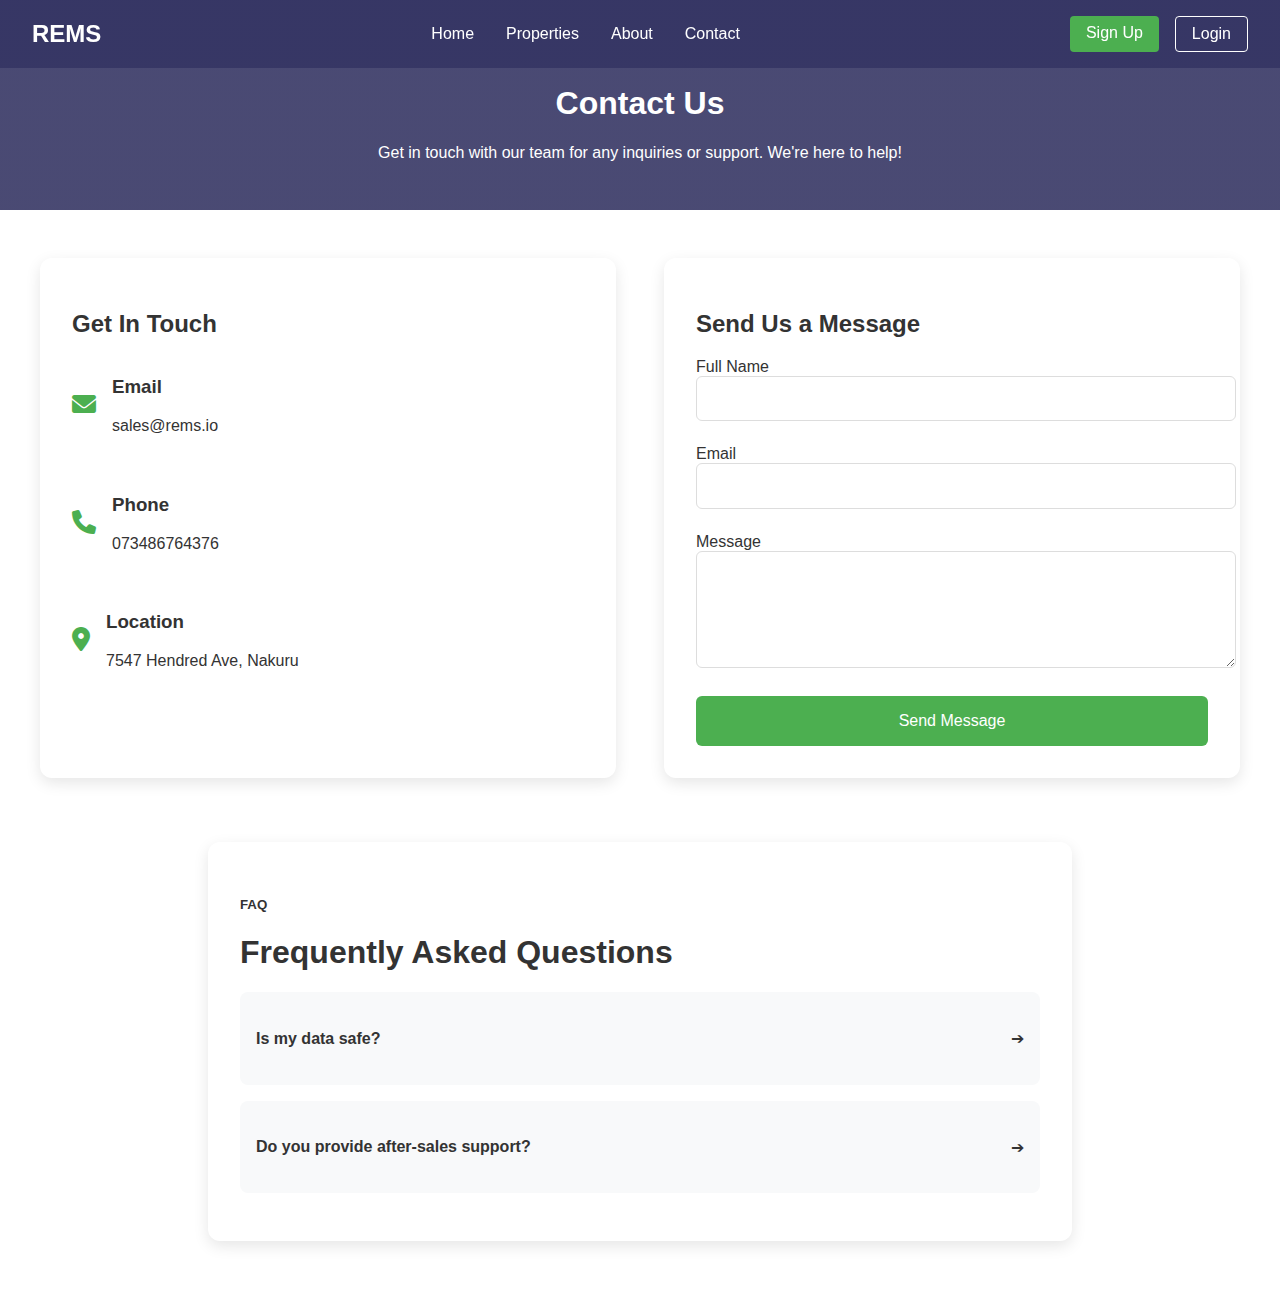
<file: contact.html>
<!DOCTYPE html>
<html lang="en">
<head>
    <meta charset="UTF-8">
    <meta name="viewport" content="width=device-width, initial-scale=1.0">
    <title>Contact Us - REMS</title>
    <link rel="stylesheet" href="navbar.css">
    <link rel="stylesheet" href="https://cdnjs.cloudflare.com/ajax/libs/font-awesome/6.0.0/css/all.min.css">
    <style>
        body {
            font-family: 'Segoe UI', Tahoma, Geneva, Verdana, sans-serif;
            margin: 0;
            padding: 0;
            background: linear-gradient(rgba(255, 255, 255, 0.9), rgba(255, 255, 255, 0.9)),
                        url('https://images.pexels.com/photos/323780/pexels-photo-323780.jpeg');
            background-size: cover;
            background-attachment: fixed;
            color: #333;
        }

        /* Header Styles */
        .page-header {
            text-align: center;
            padding: 4rem 2rem 2rem;
            background: linear-gradient(rgba(54, 54, 100, 0.9), rgba(54, 54, 100, 0.9));
            color: white;
            margin-bottom: 3rem;
        }

        /* Contact Section Styles */
        .contact-container {
            max-width: 1200px;
            margin: 0 auto 4rem;
            padding: 0 2rem;
            display: grid;
            grid-template-columns: 1fr 1fr;
            gap: 3rem;
        }

        .contact-info, .contact-form {
            background: white;
            padding: 2rem;
            border-radius: 12px;
            box-shadow: 0 5px 15px rgba(0, 0, 0, 0.1);
        }

        .contact-detail {
            display: flex;
            align-items: center;
            margin-bottom: 1.5rem;
            gap: 1rem;
        }

        .contact-detail i {
            font-size: 1.5rem;
            color: #4CAF50;
        }

        /* Form Styles */
        .form-group {
            margin-bottom: 1.5rem;
        }

        .form-group input,
        .form-group textarea {
            width: 100%;
            padding: 0.8rem;
            border: 1px solid #ddd;
            border-radius: 6px;
            font-size: 1rem;
            transition: border-color 0.3s ease;
        }

        .submit-btn {
            width: 100%;
            padding: 1rem;
            background: #4CAF50;
            color: white;
            border: none;
            border-radius: 6px;
            font-size: 1rem;
            cursor: pointer;
            transition: background 0.3s ease;
        }

        /* FAQ Section Styles */
        .faq-section {
            max-width: 800px;
            margin: 4rem auto;
            padding: 2rem;
            background: white;
            border-radius: 12px;
            box-shadow: 0 5px 15px rgba(0, 0, 0, 0.1);
        }

        .faq-question {
            background: #f8f9fa;
            padding: 1rem;
            border-radius: 8px;
            cursor: pointer;
            display: flex;
            justify-content: space-between;
            align-items: center;
            margin-bottom: 1rem;
        }

        .answer {
            background: #fff;
            padding: 0;
            max-height: 0;
            overflow: hidden;
            transition: all 0.3s ease;
        }

        .answer.active {
            padding: 1rem;
            max-height: 1000px;
        }

        /* Responsive Design */
        @media (max-width: 768px) {
            .contact-container {
                grid-template-columns: 1fr;
                gap: 2rem;
            }

            .faq-section {
                margin: 2rem 1rem;
                padding: 1.5rem;
            }
        }
    </style>
</head>
<body>
    <nav class="navbar">
        <div class="logo">
            <a href="index.html">REMS</a>
        </div>
        <div class="menu-toggle" id="mobile-menu">
            <span class="bar"></span>
            <span class="bar"></span>
            <span class="bar"></span>
        </div>
        <ul class="nav-links">
            <li><a href="index.html">Home</a></li>
            <li><a href="pic.html">Properties</a></li>
            <li><a href="about.html">About</a></li>
            <li><a href="contact.html">Contact</a></li>
        </ul>
        <div class="auth-links">
            <a href="sign-up.html" class="signup-btn">Sign Up</a>
            <a href="login.html" class="login-btn">Login</a>
        </div>
    </nav>

    <header class="page-header">
        <h1>Contact Us</h1>
        <p>Get in touch with our team for any inquiries or support. We're here to help!</p>
    </header>

    <div class="contact-container">
        <div class="contact-info">
            <h2>Get In Touch</h2>
            <div class="contact-detail">
                <i class="fas fa-envelope"></i>
                <div>
                    <h3>Email</h3>
                    <p>sales@rems.io</p>
                </div>
            </div>
            <div class="contact-detail">
                <i class="fas fa-phone"></i>
                <div>
                    <h3>Phone</h3>
                    <p>073486764376</p>
                </div>
            </div>
            <div class="contact-detail">
                <i class="fas fa-location-dot"></i>
                <div>
                    <h3>Location</h3>
                    <p>7547 Hendred Ave, Nakuru</p>
                </div>
            </div>
        </div>

        <div class="contact-form">
            <h2>Send Us a Message</h2>
            <form>
                <div class="form-group">
                    <label for="name">Full Name</label>
                    <input type="text" id="name" required>
                </div>
                <div class="form-group">
                    <label for="email">Email</label>
                    <input type="email" id="email" required>
                </div>
                <div class="form-group">
                    <label for="message">Message</label>
                    <textarea id="message" rows="5" required></textarea>
                </div>
                <button type="submit" class="submit-btn">Send Message</button>
            </form>
        </div>
    </div>

    <div class="faq-section">
        <h5>FAQ</h5>
        <h1>Frequently Asked Questions</h1>
        
        <div class="faq-item">
            <div class="faq-question">
                <h4>Is my data safe?</h4>
                <span class="arrow">➔</span>
            </div>
            <div class="answer">
                <p>Your data is safe with us! REMS is a cloud-based software, using Amazon's world-renowned AWS Cloud Infrastructure. In addition, all the data is password protected, so only you and your authorized users have access to it.</p>
            </div>
        </div>
        
        <div class="faq-item">
            <div class="faq-question">
                <h4>Do you provide after-sales support?</h4>
                <span class="arrow">➔</span>
            </div>
            <div class="answer">
                <p>We offer comprehensive aftersales support including technical support, training, regular updates, dedicated account management, and custom enhancements to ensure you get the most out of our system.</p>
            </div>
        </div>
    </div>

    <script src="navbar.js"></script>
    <script>
        // FAQ Toggle Function
        document.querySelectorAll('.faq-question').forEach(question => {
            question.addEventListener('click', () => {
                const answer = question.nextElementSibling;
                const arrow = question.querySelector('.arrow');
                
                answer.classList.toggle('active');
                arrow.style.transform = answer.classList.contains('active') 
                    ? 'rotate(90deg)' 
                    : 'rotate(0)';
            });
        });
    </script>
</body>
</html>
</file>
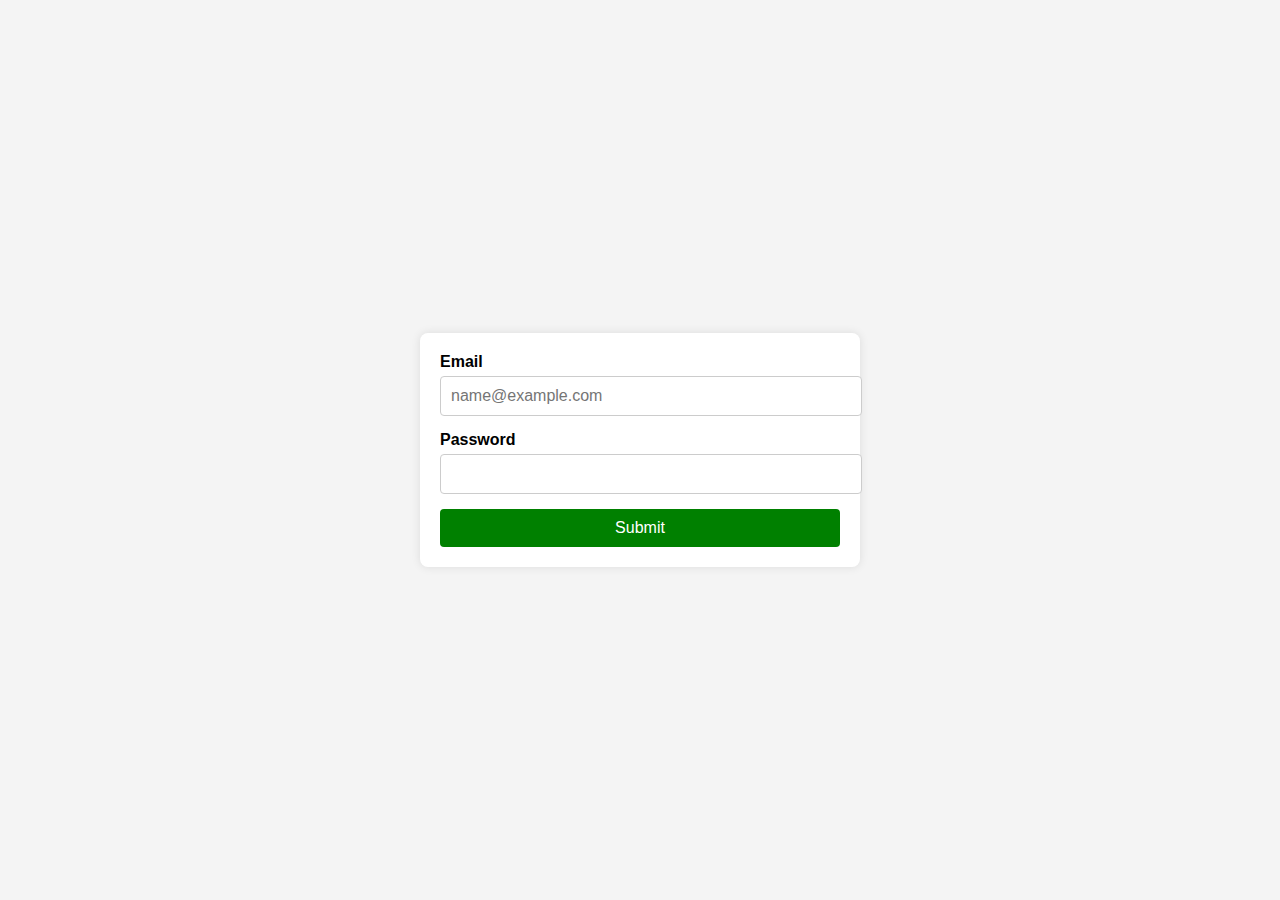
<file: forgot-password.html>
<!DOCTYPE html>
<html lang="en">
<head>
    <meta charset="UTF-8">
    <meta name="viewport" content="width=device-width, initial-scale=1.0">
    <meta http-equiv="X-UA-Compatible" content="IE=edge">
    <title>Login Form</title>
    <style>
        body {
            font-family: Arial, sans-serif;
            margin: 0;
            padding: 0;
            display: flex;
            justify-content: center;
            align-items: center;
            height: 100vh;
            background-color: #f4f4f4;
        }
        form {
            background-color: #fff;
            padding: 20px;
            border-radius: 8px;
            box-shadow: 0 0 10px rgba(0, 0, 0, 0.1);
            width: 100%;
            max-width: 400px;
        }
        div {
            margin-bottom: 15px;
        }
        label {
            display: block;
            margin-bottom: 5px;
            font-weight: bold;
        }
        .form-control {
            width: 100%;
            padding: 10px;
            border: 1px solid #ccc;
            border-radius: 4px;
            font-size: 16px;
        }
        .form-control:focus {
            border-color: #007BFF;
            outline: none;
        }
        .btn {
            width: 100%;
            padding: 10px;
            background-color:green;
            color: white;
            border: none;
            border-radius: 4px;
            font-size: 16px;
            cursor: pointer;
        }
        .btn:hover {
            background-color: rgb(23, 112, 23);
        }
    </style>
</head>
<body>
    <form action="/submit-login" method="POST">
        <div>
            <label for="email">Email</label>
            <input type="email" id="email" name="email" class="form-control" placeholder="name@example.com" required aria-label="Email">
        </div>
        <div>
            <label for="password">Password</label>
            <input type="password" id="password" name="password" class="form-control" required aria-label="Password">
        </div>
        <button type="submit" class="btn btn-lg submit-btn btn-block" aria-label="Submit">Submit</button>
    </form>
</body>
</html>
</file>
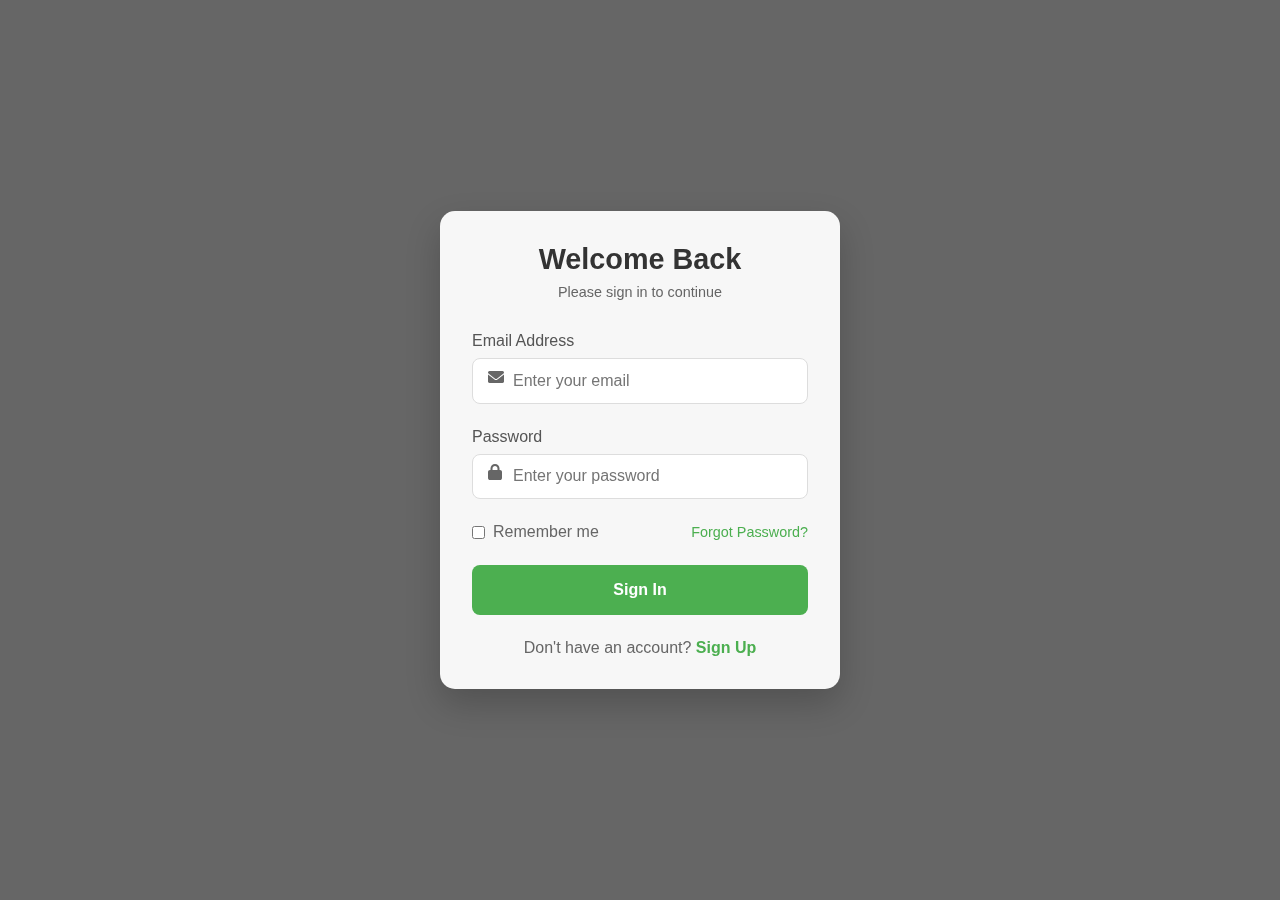
<file: login.html>
<!DOCTYPE html>
<html lang="en">
<head>
    <meta charset="UTF-8">
    <meta name="viewport" content="width=device-width, initial-scale=1.0">
    <title>Login - REMS</title>
    <link rel="stylesheet" href="https://cdnjs.cloudflare.com/ajax/libs/font-awesome/6.0.0/css/all.min.css">
    <style>
        * {
            margin: 0;
            padding: 0;
            box-sizing: border-box;
        }

        body {
            min-height: 100vh;
            background: linear-gradient(rgba(0, 0, 0, 0.6), rgba(0, 0, 0, 0.6)),
                        url('https://www.mmarchitecturalphotography.com/chicago-architectural-photographer/uploads/2016/01/clarendon-hills-luxury-home-interior.jpg');
            background-size: cover;
            background-position: center;
            display: flex;
            justify-content: center;
            align-items: center;
            font-family: 'Segoe UI', Tahoma, Geneva, Verdana, sans-serif;
        }

        .form-container {
            background: rgba(255, 255, 255, 0.95);
            padding: 2rem;
            border-radius: 15px;
            box-shadow: 0 15px 35px rgba(0, 0, 0, 0.2);
            width: 90%;
            max-width: 400px;
            backdrop-filter: blur(10px);
        }

        .form-header {
            text-align: center;
            margin-bottom: 2rem;
        }

        .form-header h3 {
            color: #333;
            font-size: 1.8rem;
            margin-bottom: 0.5rem;
        }

        .form-header p {
            color: #666;
            font-size: 0.9rem;
        }

        .form-group {
            margin-bottom: 1.5rem;
            position: relative;
        }

        .form-group label {
            display: block;
            margin-bottom: 0.5rem;
            color: #555;
            font-weight: 500;
        }

        .form-group input {
            width: 100%;
            padding: 0.8rem;
            padding-left: 2.5rem;
            border: 1px solid #ddd;
            border-radius: 8px;
            font-size: 1rem;
            transition: all 0.3s ease;
        }

        .form-group i {
            position: absolute;
            left: 1rem;
            top: 2.3rem;
            color: #666;
        }

        .form-group input:focus {
            border-color: #4CAF50;
            box-shadow: 0 0 0 2px rgba(76, 175, 80, 0.2);
            outline: none;
        }

        .remember-forgot {
            display: flex;
            justify-content: space-between;
            align-items: center;
            margin-bottom: 1.5rem;
        }

        .remember-me {
            display: flex;
            align-items: center;
            gap: 0.5rem;
            color: #666;
        }

        .forgot-password {
            color: #4CAF50;
            text-decoration: none;
            font-size: 0.9rem;
        }

        .sign-in-btn {
            width: 100%;
            padding: 1rem;
            background: #4CAF50;
            color: white;
            border: none;
            border-radius: 8px;
            font-size: 1rem;
            font-weight: 600;
            cursor: pointer;
            transition: background 0.3s ease;
        }

        .sign-in-btn:hover {
            background: #45a049;
        }

        .signup-link {
            text-align: center;
            margin-top: 1.5rem;
            color: #666;
        }

        .signup-link a {
            color: #4CAF50;
            text-decoration: none;
            font-weight: 600;
        }

        .signup-link a:hover {
            text-decoration: underline;
        }
    </style>
</head>
<body>
    <div class="form-container">
        <div class="form-header">
            <h3>Welcome Back</h3>
            <p>Please sign in to continue</p>
        </div>
        
        <form action="/login" method="POST">
            <div class="form-group">
                <label for="email">Email Address</label>
                <i class="fas fa-envelope"></i>
                <input type="email" id="email" name="email" placeholder="Enter your email" required>
            </div>

            <div class="form-group">
                <label for="password">Password</label>
                <i class="fas fa-lock"></i>
                <input type="password" id="password" name="password" placeholder="Enter your password" required>
            </div>

            <div class="remember-forgot">
                <label class="remember-me">
                    <input type="checkbox" name="remember">
                    <span>Remember me</span>
                </label>
                <a href="forgot-password.html" class="forgot-password">Forgot Password?</a>
            </div>

            <button type="submit" class="sign-in-btn">Sign In</button>

            <div class="signup-link">
                Don't have an account? <a href="sign-up.html">Sign Up</a>
            </div>
        </form>
    </div>
</body>
</html>
</file>
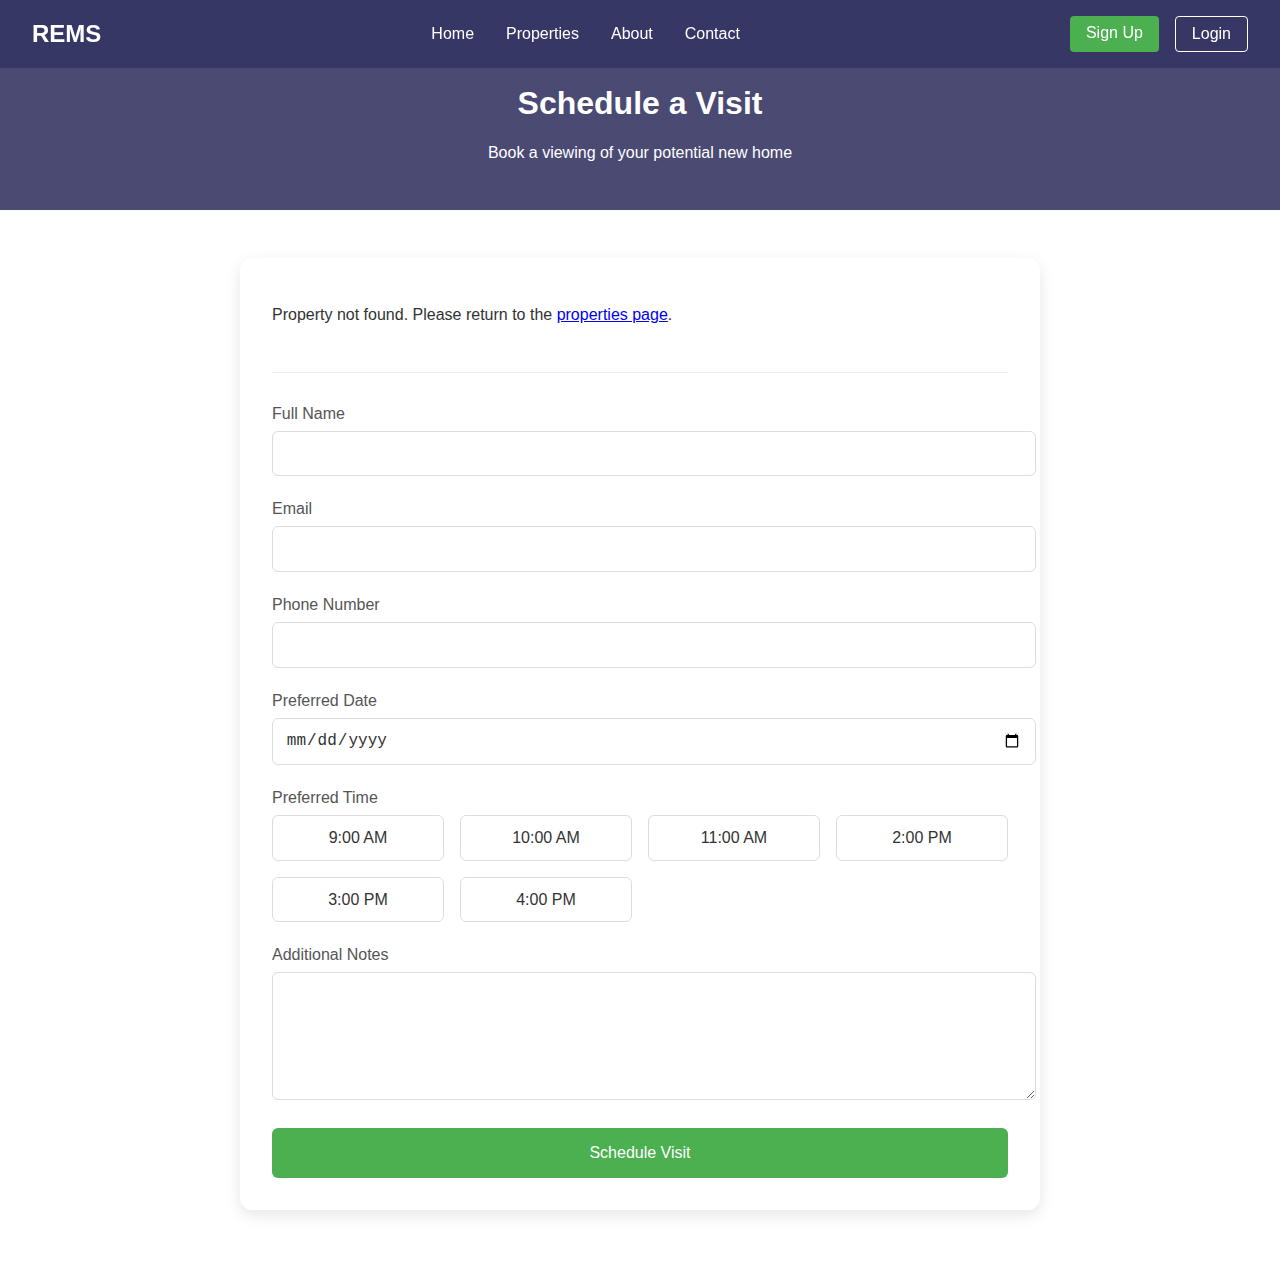
<file: schedule-visit.html>
<!DOCTYPE html>
<html lang="en">
<head>
    <meta charset="UTF-8">
    <meta name="viewport" content="width=device-width, initial-scale=1.0">
    <title>Schedule a Visit - REMS</title>
    <link rel="stylesheet" href="navbar.css">
    <link rel="stylesheet" href="https://cdnjs.cloudflare.com/ajax/libs/font-awesome/6.0.0/css/all.min.css">
    <style>
        body {
            font-family: 'Segoe UI', Tahoma, Geneva, Verdana, sans-serif;
            margin: 0;
            padding: 0;
            background: linear-gradient(rgba(255, 255, 255, 0.9), rgba(255, 255, 255, 0.9)),
                        url('https://images.pexels.com/photos/323780/pexels-photo-323780.jpeg');
            background-size: cover;
            background-attachment: fixed;
            color: #333;
        }

        .page-header {
            text-align: center;
            padding: 4rem 2rem 2rem;
            background: linear-gradient(rgba(54, 54, 100, 0.9), rgba(54, 54, 100, 0.9));
            color: white;
            margin-bottom: 3rem;
        }

        .container {
            max-width: 800px;
            margin: 0 auto 4rem;
            padding: 0 2rem;
        }

        .schedule-form {
            background: white;
            padding: 2rem;
            border-radius: 12px;
            box-shadow: 0 5px 15px rgba(0, 0, 0, 0.1);
        }

        .property-preview {
            display: flex;
            gap: 2rem;
            margin-bottom: 2rem;
            padding-bottom: 2rem;
            border-bottom: 1px solid #eee;
        }

        .property-image {
            width: 200px;
            height: 150px;
            border-radius: 8px;
            overflow: hidden;
        }

        .property-image img {
            width: 100%;
            height: 100%;
            object-fit: cover;
        }

        .property-info h3 {
            margin: 0 0 0.5rem;
            color: #333;
        }

        .property-info p {
            margin: 0.25rem 0;
            color: #666;
        }

        .form-group {
            margin-bottom: 1.5rem;
        }

        .form-group label {
            display: block;
            margin-bottom: 0.5rem;
            color: #555;
            font-weight: 500;
        }

        .form-group input,
        .form-group select,
        .form-group textarea {
            width: 100%;
            padding: 0.8rem;
            border: 1px solid #ddd;
            border-radius: 6px;
            font-size: 1rem;
            color: #333;
        }

        .form-group textarea {
            height: 100px;
            resize: vertical;
        }

        .time-slots {
            display: grid;
            grid-template-columns: repeat(auto-fill, minmax(150px, 1fr));
            gap: 1rem;
            margin-top: 0.5rem;
        }

        .time-slot {
            padding: 0.8rem;
            border: 1px solid #ddd;
            border-radius: 6px;
            text-align: center;
            cursor: pointer;
            transition: all 0.3s ease;
        }

        .time-slot:hover {
            background: #f5f5f5;
        }

        .time-slot.selected {
            background: #4CAF50;
            color: white;
            border-color: #4CAF50;
        }

        .submit-btn {
            background: #4CAF50;
            color: white;
            padding: 1rem 2rem;
            border: none;
            border-radius: 6px;
            font-size: 1rem;
            cursor: pointer;
            width: 100%;
            transition: background 0.3s ease;
        }

        .submit-btn:hover {
            background: #45a049;
        }

        @media (max-width: 768px) {
            .property-preview {
                flex-direction: column;
            }

            .property-image {
                width: 100%;
                height: 200px;
            }

            .time-slots {
                grid-template-columns: repeat(auto-fill, minmax(120px, 1fr));
            }
        }
    </style>
</head>
<body>
    <nav class="navbar">
        <div class="logo">
            <a href="index.html">REMS</a>
        </div>
        <div class="menu-toggle" id="mobile-menu">
            <span class="bar"></span>
            <span class="bar"></span>
            <span class="bar"></span>
        </div>
        <ul class="nav-links">
            <li><a href="index.html">Home</a></li>
            <li><a href="pic.html">Properties</a></li>
            <li><a href="about.html">About</a></li>
            <li><a href="contact.html">Contact</a></li>
        </ul>
        <div class="auth-links">
            <a href="sign-up.html" class="signup-btn">Sign Up</a>
            <a href="login.html" class="login-btn">Login</a>
        </div>
    </nav>

    <div class="page-header">
        <h1>Schedule a Visit</h1>
        <p>Book a viewing of your potential new home</p>
    </div>

    <div class="container">
        <div class="schedule-form">
            <div class="property-preview">
                <div class="property-image">
                    <img src="https://images.pexels.com/photos/1396122/pexels-photo-1396122.jpeg" alt="Property">
                </div>
                <div class="property-info">
                    <h3>High Peak Home</h3>
                    <p><i class="fas fa-map-marker-alt"></i> Lanet, Nakuru</p>
                    <p><i class="fas fa-money-bill"></i> KSH 100,000</p>
                    <p><i class="fas fa-bed"></i> 3 Beds | <i class="fas fa-bath"></i> 2 Baths</p>
                </div>
            </div>

            <form id="scheduleForm">
                <div class="form-group">
                    <label for="name">Full Name</label>
                    <input type="text" id="name" required>
                </div>

                <div class="form-group">
                    <label for="email">Email</label>
                    <input type="email" id="email" required>
                </div>

                <div class="form-group">
                    <label for="phone">Phone Number</label>
                    <input type="tel" id="phone" required>
                </div>

                <div class="form-group">
                    <label for="date">Preferred Date</label>
                    <input type="date" id="date" required>
                </div>

                <div class="form-group">
                    <label>Preferred Time</label>
                    <div class="time-slots">
                        <div class="time-slot">9:00 AM</div>
                        <div class="time-slot">10:00 AM</div>
                        <div class="time-slot">11:00 AM</div>
                        <div class="time-slot">2:00 PM</div>
                        <div class="time-slot">3:00 PM</div>
                        <div class="time-slot">4:00 PM</div>
                    </div>
                </div>

                <div class="form-group">
                    <label for="message">Additional Notes</label>
                    <textarea id="message"></textarea>
                </div>

                <button type="submit" class="submit-btn">Schedule Visit</button>
            </form>
        </div>
    </div>

    <script src="navbar.js"></script>
    <script>
        // Property data (you can move this to a separate file if needed)
        const propertyData = {
            1: {
                title: 'High Peak Home',
                price: 'KSH 100,000',
                location: 'Lanet, Nakuru',
                image: 'https://images.pexels.com/photos/1396122/pexels-photo-1396122.jpeg',
                features: ['3 Beds', '2 Baths', '1500 sq ft'],
                description: 'A beautiful modern home featuring spacious rooms, modern amenities, and a stunning view.'
            },
            2: {
                title: 'Sunset Villa',
                price: 'KSH 150,000',
                location: 'Milimani, Nakuru',
                image: 'https://images.pexels.com/photos/323780/pexels-photo-323780.jpeg',
                features: ['4 Beds', '3 Baths', '2000 sq ft'],
                description: 'Luxurious villa with panoramic views, modern finishes, and a spacious garden.'
            },
            3: {
                title: 'Lakeside Apartment',
                price: 'KSH 80,000',
                location: 'Gilgil',
                image: 'https://images.pexels.com/photos/1571460/pexels-photo-1571460.jpeg',
                features: ['2 Beds', '1 Bath', '1000 sq ft'],
                description: 'Cozy apartment with beautiful lake views and modern amenities.'
            },
            4: {
                title: 'Garden Estate',
                price: 'KSH 200,000',
                location: 'Lanet, Nakuru',
                image: 'https://images.pexels.com/photos/1029599/pexels-photo-1029599.jpeg',
                features: ['5 Beds', '4 Baths', '3000 sq ft'],
                description: 'Spectacular estate with extensive gardens and premium finishes.'
            }
        };

        document.addEventListener('DOMContentLoaded', function() {
            // Get property ID from URL
            const urlParams = new URLSearchParams(window.location.search);
            const propertyId = urlParams.get('property');
            
            // Get property data
            const property = propertyData[propertyId];
            
            if (property) {
                // Update property preview section
                document.querySelector('.property-image img').src = property.image;
                document.querySelector('.property-info h3').textContent = property.title;
                document.querySelector('.property-info').innerHTML = `
                    <h3>${property.title}</h3>
                    <p><i class="fas fa-map-marker-alt"></i> ${property.location}</p>
                    <p><i class="fas fa-money-bill"></i> ${property.price}</p>
                    <p><i class="fas fa-bed"></i> ${property.features[0]} | <i class="fas fa-bath"></i> ${property.features[1]}</p>
                `;
            } else {
                // Handle invalid property ID
                document.querySelector('.property-preview').innerHTML = `
                    <div class="error-message">
                        <p>Property not found. Please return to the <a href="pic.html">properties page</a>.</p>
                    </div>
                `;
            }

            // Time slot selection
            document.querySelectorAll('.time-slot').forEach(slot => {
                slot.addEventListener('click', function() {
                    document.querySelectorAll('.time-slot').forEach(s => s.classList.remove('selected'));
                    this.classList.add('selected');
                });
            });

            // Form submission
            document.getElementById('scheduleForm').addEventListener('submit', function(e) {
                e.preventDefault();
                
                // Get selected time slot
                const selectedTime = document.querySelector('.time-slot.selected');
                if (!selectedTime) {
                    alert('Please select a preferred time slot');
                    return;
                }

                // Collect form data
                const formData = {
                    propertyId: propertyId,
                    propertyTitle: property.title,
                    name: document.getElementById('name').value,
                    email: document.getElementById('email').value,
                    phone: document.getElementById('phone').value,
                    date: document.getElementById('date').value,
                    time: selectedTime.textContent,
                    message: document.getElementById('message').value
                };

                // Here you would typically send the form data to your server
                console.log('Scheduling visit:', formData);
                alert('Visit scheduled successfully! We will contact you to confirm the appointment.');
                
                // Reset form
                this.reset();
                document.querySelectorAll('.time-slot').forEach(s => s.classList.remove('selected'));
            });

            // Set minimum date to today
            const dateInput = document.getElementById('date');
            const today = new Date().toISOString().split('T')[0];
            dateInput.min = today;
        });
    </script>
</body>
</html>
</file>
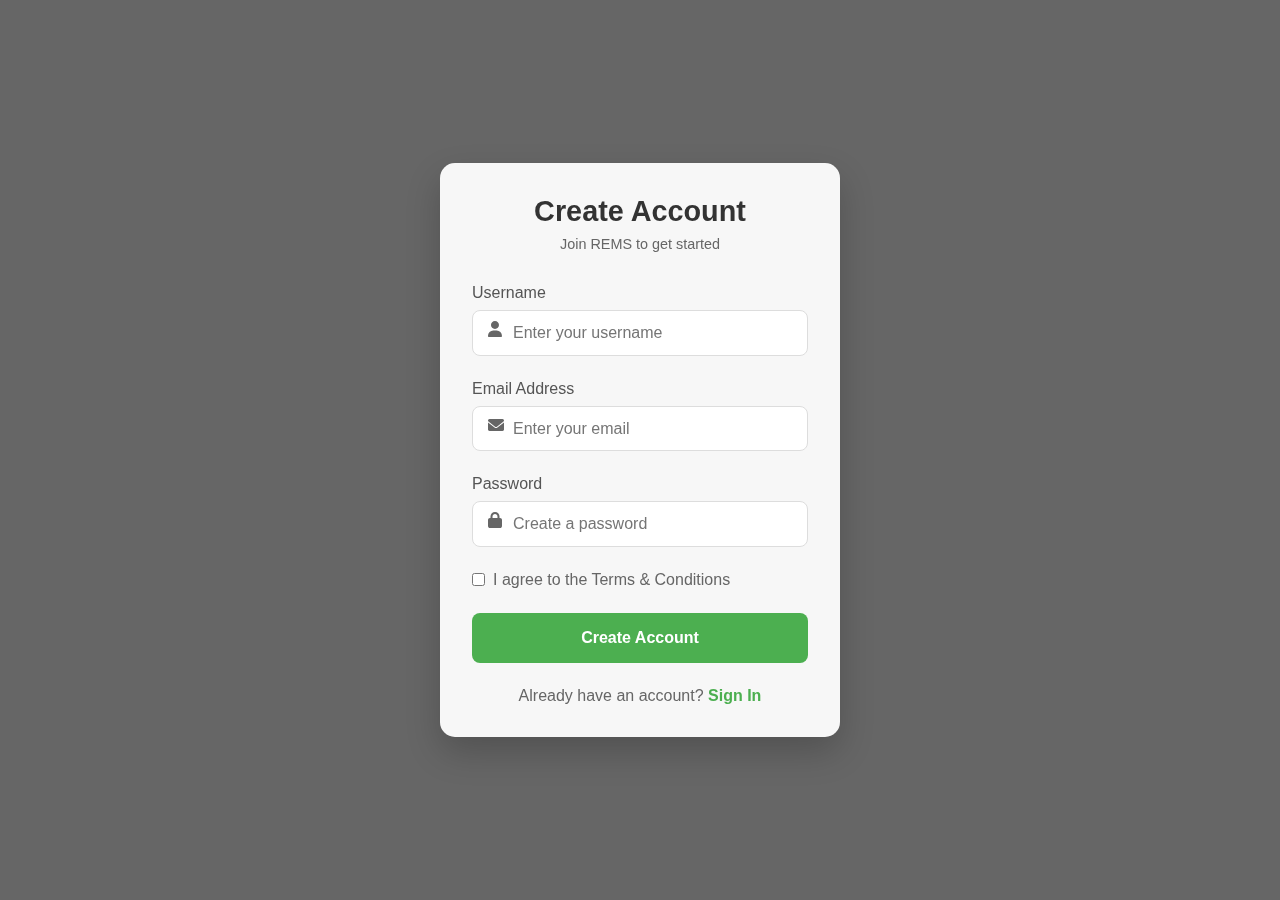
<file: sign-up.html>
<!DOCTYPE html>
<html lang="en">
<head>
    <meta charset="UTF-8">
    <meta name="viewport" content="width=device-width, initial-scale=1.0">
    <title>Sign Up - REMS</title>
    <link rel="stylesheet" href="https://cdnjs.cloudflare.com/ajax/libs/font-awesome/6.0.0/css/all.min.css">
    <style>
        * {
            margin: 0;
            padding: 0;
            box-sizing: border-box;
        }

        body {
            min-height: 100vh;
            background: linear-gradient(rgba(0, 0, 0, 0.6), rgba(0, 0, 0, 0.6)),
                        url('https://www.mmarchitecturalphotography.com/chicago-architectural-photographer/uploads/2016/01/clarendon-hills-luxury-home-interior.jpg');
            background-size: cover;
            background-position: center;
            display: flex;
            justify-content: center;
            align-items: center;
            font-family: 'Segoe UI', Tahoma, Geneva, Verdana, sans-serif;
        }

        .form-container {
            background: rgba(255, 255, 255, 0.95);
            padding: 2rem;
            border-radius: 15px;
            box-shadow: 0 15px 35px rgba(0, 0, 0, 0.2);
            width: 90%;
            max-width: 400px;
            backdrop-filter: blur(10px);
        }

        .form-header {
            text-align: center;
            margin-bottom: 2rem;
        }

        .form-header h3 {
            color: #333;
            font-size: 1.8rem;
            margin-bottom: 0.5rem;
        }

        .form-header p {
            color: #666;
            font-size: 0.9rem;
        }

        .form-group {
            margin-bottom: 1.5rem;
            position: relative;
        }

        .form-group label {
            display: block;
            margin-bottom: 0.5rem;
            color: #555;
            font-weight: 500;
        }

        .form-group input {
            width: 100%;
            padding: 0.8rem;
            padding-left: 2.5rem;
            border: 1px solid #ddd;
            border-radius: 8px;
            font-size: 1rem;
            transition: all 0.3s ease;
        }

        .form-group i {
            position: absolute;
            left: 1rem;
            top: 2.3rem;
            color: #666;
        }

        .form-group input:focus {
            border-color: #4CAF50;
            box-shadow: 0 0 0 2px rgba(76, 175, 80, 0.2);
            outline: none;
        }

        .form-check {
            display: flex;
            align-items: center;
            gap: 0.5rem;
            margin-bottom: 1.5rem;
            color: #666;
        }

        .form-check input {
            width: auto;
        }

        .btn {
            width: 100%;
            padding: 1rem;
            background: #4CAF50;
            color: white;
            border: none;
            border-radius: 8px;
            font-size: 1rem;
            font-weight: 600;
            cursor: pointer;
            transition: background 0.3s ease;
        }

        .btn:hover {
            background: #45a049;
        }

        .login-link {
            text-align: center;
            margin-top: 1.5rem;
            color: #666;
        }

        .login-link a {
            color: #4CAF50;
            text-decoration: none;
            font-weight: 600;
        }

        .login-link a:hover {
            text-decoration: underline;
        }

        #error-message {
            background: #ffebee;
            color: #c62828;
            padding: 0.8rem;
            border-radius: 8px;
            margin-bottom: 1.5rem;
            display: none;
        }
    </style>
</head>
<body>
    <div class="form-container">
        <div class="form-header">
            <h3>Create Account</h3>
            <p>Join REMS to get started</p>
        </div>
        
        <form action="/sign-up" method="POST">
            <!-- Error message section -->
            <div id="error-message">
                <p>Error: Please check your input fields.</p>
            </div>
            
            <!-- Username input -->
            <div class="form-group">
                <label for="username">Username</label>
                <i class="fas fa-user"></i>
                <input type="text" id="username" name="username" placeholder="Enter your username" required>
            </div>

            <!-- Email input -->
            <div class="form-group">
                <label for="email">Email Address</label>
                <i class="fas fa-envelope"></i>
                <input type="email" id="email" name="email" placeholder="Enter your email" required>
            </div>

            <!-- Password input -->
            <div class="form-group">
                <label for="password">Password</label>
                <i class="fas fa-lock"></i>
                <input type="password" id="password" name="password" placeholder="Create a password" required>
            </div>

            <!-- Terms checkbox -->
            <div class="form-check">
                <input type="checkbox" id="terms" name="terms" required>
                <label for="terms">I agree to the Terms & Conditions</label>
            </div>

            <!-- Submit button -->
            <button type="submit" class="btn">Create Account</button>

            <div class="login-link">
                Already have an account? <a href="login.html">Sign In</a>
            </div>
        </form>
    </div>
</body>
</html>
</file>
<file: navbar.css>
.navbar {
    background-color: rgba(54, 54, 100, 0.95);
    padding: 1rem 2rem;
    display: flex;
    justify-content: space-between;
    align-items: center;
    position: fixed;
    top: 0;
    left: 0;
    right: 0;
    z-index: 1000;
}

.logo a {
    color: white;
    font-size: 1.5rem;
    font-weight: bold;
    text-decoration: none;
}

.nav-links {
    display: flex;
    list-style: none;
    margin: 0;
    padding: 0;
    gap: 2rem;
}

.nav-links a {
    color: white;
    text-decoration: none;
    font-size: 1rem;
    transition: color 0.3s ease;
}

.nav-links a:hover {
    color: #4CAF50;
}

.auth-links {
    display: flex;
    gap: 1rem;
}

.auth-links a {
    text-decoration: none;
    padding: 0.5rem 1rem;
    border-radius: 4px;
    transition: all 0.3s ease;
}

.signup-btn {
    background-color: #4CAF50;
    color: white;
}

.login-btn {
    border: 1px solid white;
    color: white;
}

.signup-btn:hover {
    background-color: #45a049;
}

.login-btn:hover {
    background-color: white;
    color: rgb(54, 54, 100);
}

.menu-toggle {
    display: none;
    flex-direction: column;
    cursor: pointer;
}

.bar {
    width: 25px;
    height: 3px;
    background-color: white;
    margin: 2px 0;
    transition: 0.3s;
}

@media (max-width: 768px) {
    .menu-toggle {
        display: flex;
    }

    .nav-links {
        display: none;
        width: 100%;
        position: absolute;
        top: 100%;
        left: 0;
        background-color: rgba(54, 54, 100, 0.95);
        flex-direction: column;
        padding: 1rem 0;
        text-align: center;
    }

    .nav-links.active {
        display: flex;
    }

    .auth-links {
        display: none;
    }

    .auth-links.active {
        display: flex;
        flex-direction: column;
        width: 100%;
        position: absolute;
        top: calc(100% + 200px);
        left: 0;
        background-color: rgba(54, 54, 100, 0.95);
        padding: 1rem 0;
        text-align: center;
    }
}
</file>
